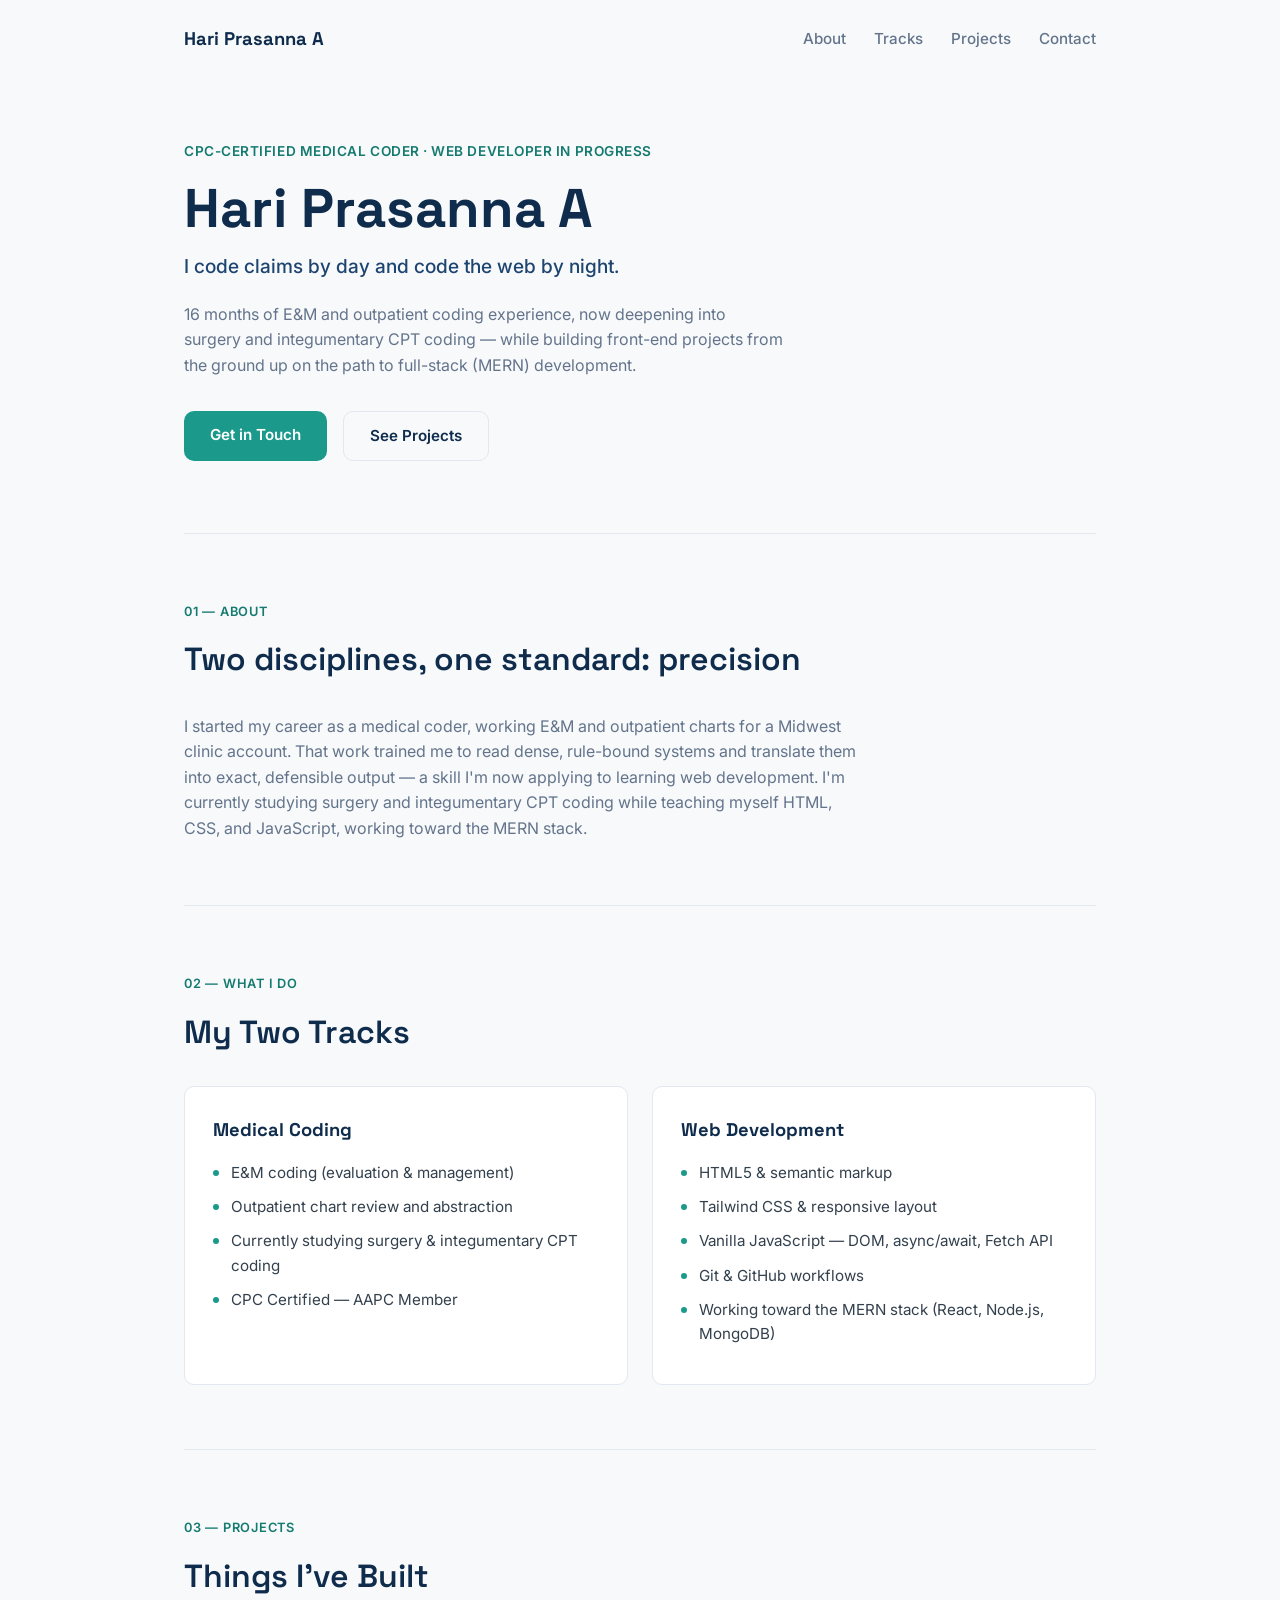
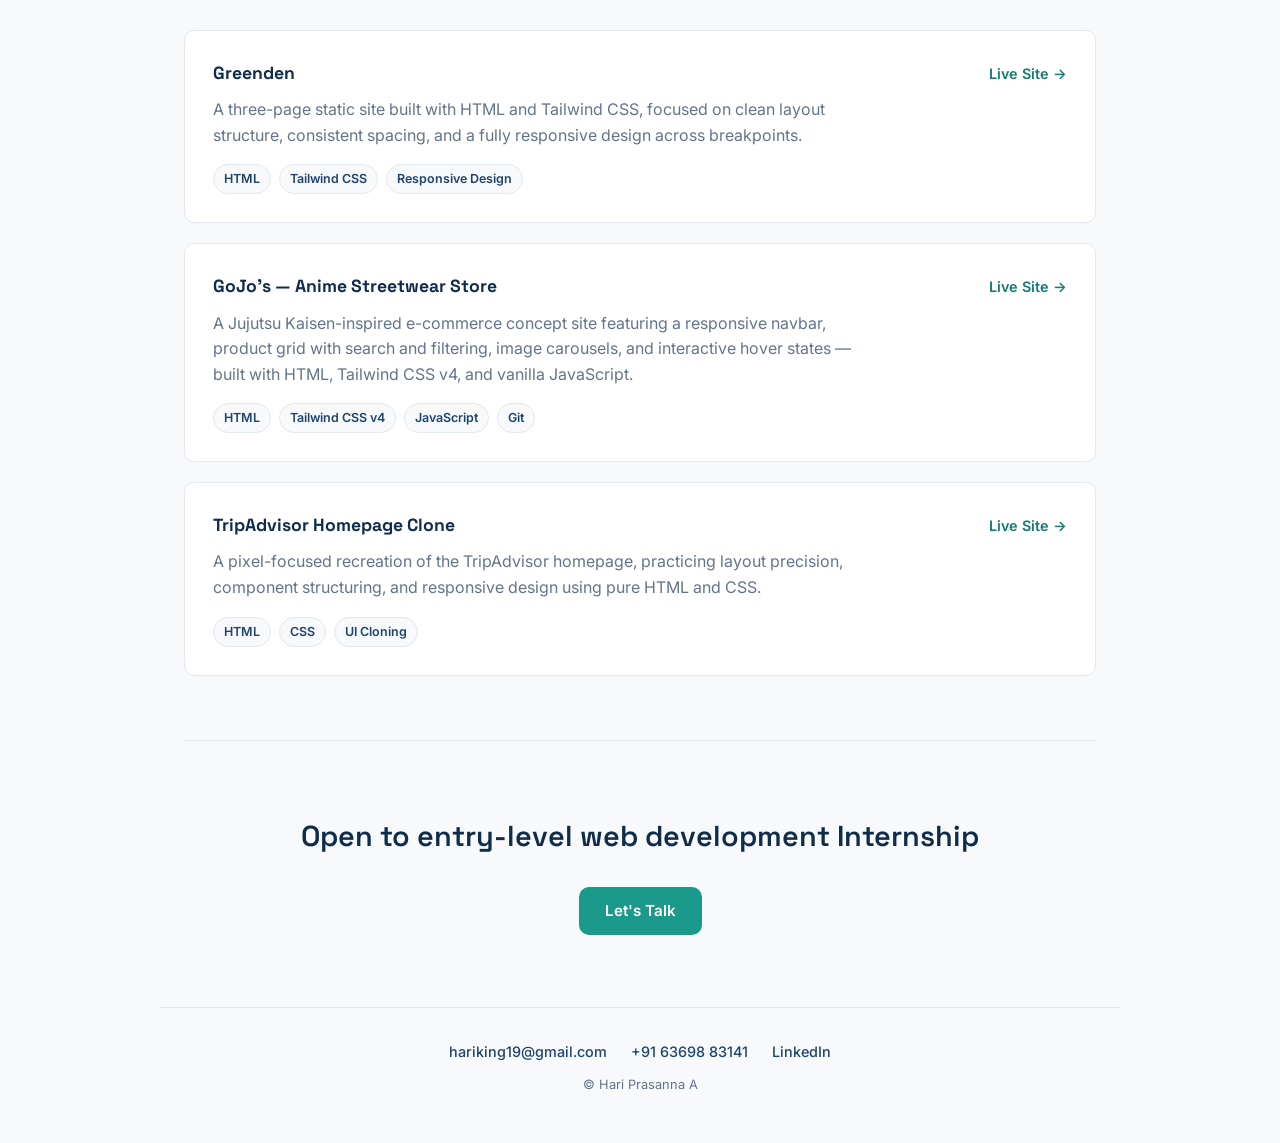
<file: index.html>
<!DOCTYPE html>
<html lang="en">

<head>
    <meta charset="UTF-8">
    <meta name="viewport" content="width=device-width, initial-scale=1.0">
    <title>Hari Prasanna A | Medical Coder & Web Developer</title>
    <meta name="description" content="Hari Prasanna A - CPC-certified medical coder specializing in E&M, surgery, and integumentary CPT coding, building web development skills through the MERN stack.">
    <link rel="stylesheet" href="style.css">
    <link rel="preconnect" href="https://fonts.googleapis.com">
    <link rel="preconnect" href="https://fonts.gstatic.com" crossorigin>
    <link href="https://fonts.googleapis.com/css2?family=Space+Grotesk:wght@500;600;700&family=Inter:wght@400;500;600&display=swap" rel="stylesheet">
</head>

<body>
    <header class="nav">
        <a href="index.html" class="nav__brand">Hari Prasanna A</a>
        <nav class="nav__links">
            <a href="#about">About</a>
            <a href="#tracks">Tracks</a>
            <a href="#projects">Projects</a>
            <a href="contact.html">Contact</a>
        </nav>
    </header>

    <main class="container">

        <section class="hero" id="top">
            <p class="hero__eyebrow">CPC-Certified Medical Coder &middot; Web Developer in progress</p>
            <h1 class="hero__name">Hari Prasanna A</h1>
            <p class="hero__role">I code claims by day and code the web by night.</p>
            <p class="hero__desc">16 months of E&amp;M and outpatient coding experience, now deepening into surgery and
                integumentary CPT coding &mdash; while building front-end projects from the ground up on the path to
                full-stack (MERN) development.</p>
            <div class="hero__actions">
                <a class="btn btn--primary" href="contact.html">Get in Touch</a>
                <a class="btn btn--ghost" href="#projects">See Projects</a>
            </div>
        </section>

        <section class="about" id="about">
            <span class="section-label">01 &mdash; About</span>
            <h2 class="section-title">Two disciplines, one standard: precision</h2>
            <p class="about__desc">I started my career as a medical coder, working E&amp;M and outpatient charts for
                a Midwest clinic account. That work trained me to read dense, rule-bound systems and translate them
                into exact, defensible output &mdash; a skill I'm now applying to learning web development. I'm
                currently studying surgery and integumentary CPT coding while teaching myself HTML, CSS, and
                JavaScript, working toward the MERN stack.</p>
        </section>

        <section class="tracks" id="tracks">
            <span class="section-label">02 &mdash; What I Do</span>
            <h2 class="section-title">My Two Tracks</h2>
            <div class="tracks__grid">
                <div class="track-card">
                    <h3 class="track-card__title">Medical Coding</h3>
                    <ul class="track-card__list">
                        <li>E&amp;M coding (evaluation &amp; management)</li>
                        <li>Outpatient chart review and abstraction</li>
                        <li>Currently studying surgery &amp; integumentary CPT coding</li>
                        <li>CPC Certified &mdash; AAPC Member</li>
                    </ul>
                </div>
                <div class="track-card">
                    <h3 class="track-card__title">Web Development</h3>
                    <ul class="track-card__list">
                        <li>HTML5 &amp; semantic markup</li>
                        <li>Tailwind CSS &amp; responsive layout</li>
                        <li>Vanilla JavaScript &mdash; DOM, async/await, Fetch API</li>
                        <li>Git &amp; GitHub workflows</li>
                        <li>Working toward the MERN stack (React, Node.js, MongoDB)</li>
                    </ul>
                </div>
            </div>
        </section>

        <section class="projects" id="projects">
            <span class="section-label">03 &mdash; Projects</span>
            <h2 class="section-title">Things I've Built</h2>
            <ul class="projects__list">
                <li class="project-card">
                    <div class="project-card__head">
                        <h3>Greenden</h3>
                        <a href="https://hari-prasanna19.github.io/Greenden-tail/" target="_blank" rel="noopener noreferrer">Live Site &rarr;</a>
                    </div>
                    <p>A three-page static site built with HTML and Tailwind CSS, focused on clean layout structure,
                        consistent spacing, and a fully responsive design across breakpoints.</p>
                    <div class="project-card__tags">
                        <span>HTML</span><span>Tailwind CSS</span><span>Responsive Design</span>
                    </div>
                </li>
                <li class="project-card">
                    <div class="project-card__head">
                        <h3>GoJo's &mdash; Anime Streetwear Store</h3>
                        <a href="https://hari-prasanna19.github.io/gojo-s/" target="_blank" rel="noopener noreferrer">Live Site &rarr;</a>
                    </div>
                    <p>A Jujutsu Kaisen-inspired e-commerce concept site featuring a responsive navbar, product grid
                        with search and filtering, image carousels, and interactive hover states &mdash; built with
                        HTML, Tailwind CSS v4, and vanilla JavaScript.</p>
                    <div class="project-card__tags">
                        <span>HTML</span><span>Tailwind CSS v4</span><span>JavaScript</span><span>Git</span>
                    </div>
                </li>
                <li class="project-card">
                    <div class="project-card__head">
                        <h3>TripAdvisor Homepage Clone</h3>
                        <a href="https://hari-prasanna19.github.io/tripadvisor-clone/" target="_blank" rel="noopener noreferrer">Live Site &rarr;</a>
                    </div>
                    <p>A pixel-focused recreation of the TripAdvisor homepage, practicing layout precision, component
                        structuring, and responsive design using pure HTML and CSS.</p>
                    <div class="project-card__tags">
                        <span>HTML</span><span>CSS</span><span>UI Cloning</span>
                    </div>
                </li>
            </ul>
        </section>

        <section class="cta">
            <h2 class="cta__title">Open to entry-level web development Internship</h2>
            <a class="btn btn--primary" href="contact.html">Let's Talk</a>
        </section>

    </main>

    <footer class="site-footer">
        <div class="site-footer__links">
            <a href="mailto:hariking19@gmail.com">hariking19@gmail.com</a>
            <a href="tel:+916369883141">+91 63698 83141</a>
            <a href="https://www.linkedin.com/in/hari-prasanna-106417171/" target="_blank" rel="noopener noreferrer">LinkedIn</a>
        </div>
        <p class="site-footer__copy">&copy; Hari Prasanna A</p>
    </footer>

</body>

</html>
</file>
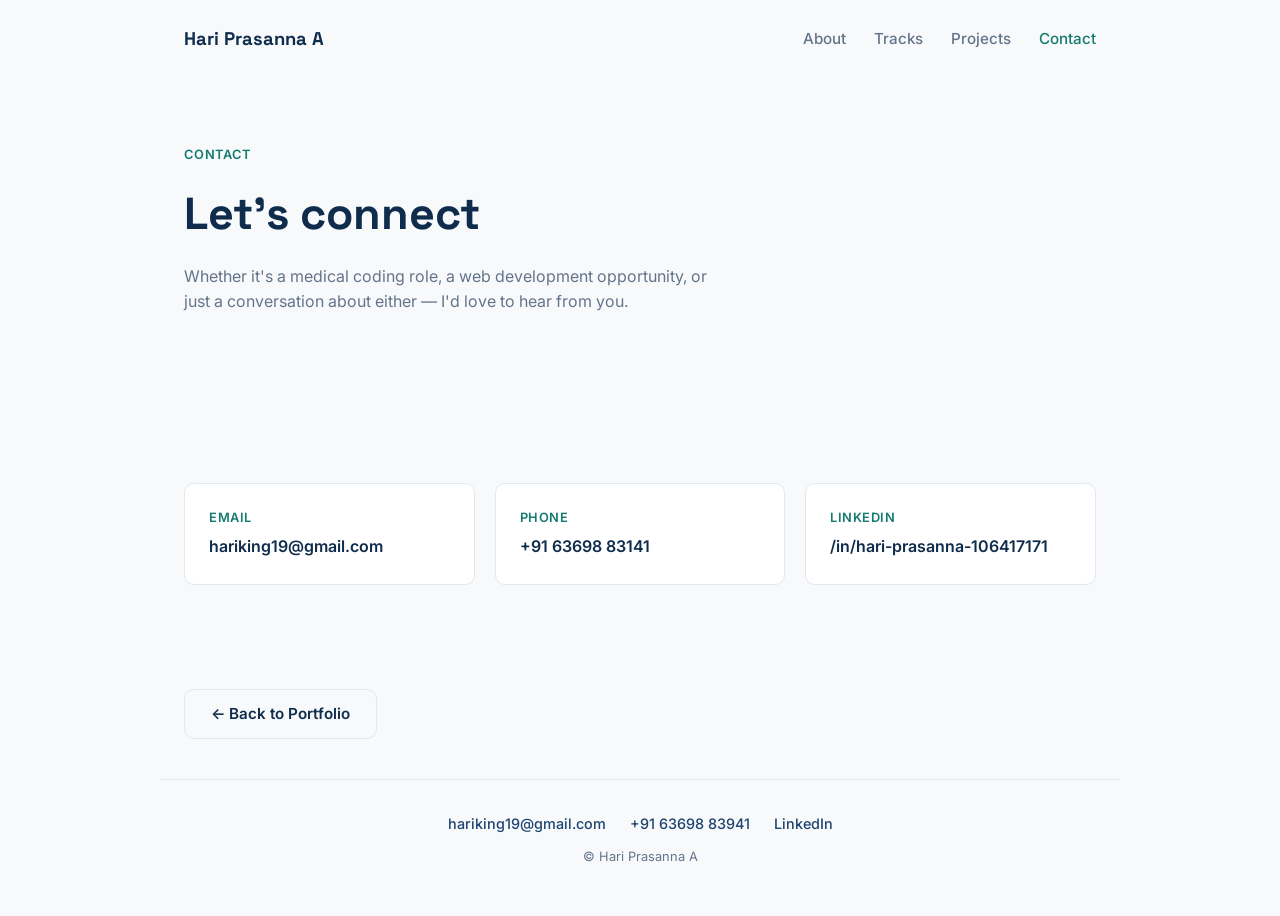
<file: contact.html>
<!DOCTYPE html>
<html lang="en">

<head>
    <meta charset="UTF-8">
    <meta name="viewport" content="width=device-width, initial-scale=1.0">
    <title>Contact | Hari Prasanna A</title>
    <meta name="description" content="Get in touch with Hari Prasanna A - CPC-certified medical coder and web developer.">
    <link rel="stylesheet" href="style.css">
    <link rel="preconnect" href="https://fonts.googleapis.com">
    <link rel="preconnect" href="https://fonts.gstatic.com" crossorigin>
    <link href="https://fonts.googleapis.com/css2?family=Space+Grotesk:wght@500;600;700&family=Inter:wght@400;500;600&display=swap" rel="stylesheet">
</head>

<body>
    <header class="nav">
        <a href="index.html" class="nav__brand">Hari Prasanna A</a>
        <nav class="nav__links">
            <a href="index.html#about">About</a>
            <a href="index.html#tracks">Tracks</a>
            <a href="index.html#projects">Projects</a>
            <a href="contact.html" class="is-active">Contact</a>
        </nav>
    </header>

    <main class="container">
        <section class="contact-hero">
            <span class="section-label">Contact</span>
            <h1 class="contact-hero__title">Let's connect</h1>
            <p class="contact-hero__desc">Whether it's a medical coding role, a web development opportunity, or just
                a conversation about either &mdash; I'd love to hear from you.</p>
        </section>

        <section class="contact-grid">
            <a class="contact-card" href="mailto:hariking19@gmail.com">
                <span class="contact-card__label">Email</span>
                <span class="contact-card__value">hariking19@gmail.com</span>
            </a>
            <a class="contact-card" href="tel:+916369883141">
                <span class="contact-card__label">Phone</span>
                <span class="contact-card__value">+91 63698 83141</span>
            </a>
            <a class="contact-card" href="https://www.linkedin.com/in/hari-prasanna-106417171/" target="_blank" rel="noopener noreferrer">
                <span class="contact-card__label">LinkedIn</span>
                <span class="contact-card__value">/in/hari-prasanna-106417171</span>
            </a>
        </section>

        <a class="btn btn--ghost back-link" href="index.html">&larr; Back to Portfolio</a>
    </main>

    <footer class="site-footer">
        <div class="site-footer__links">
            <a href="mailto:hariking19@gmail.com">hariking19@gmail.com</a>
            <a href="tel:+916369883141">+91 63698 83941</a>
            <a href="https://www.linkedin.com/in/hari-prasanna-106417171/" target="_blank" rel="noopener noreferrer">LinkedIn</a>
        </div>
        <p class="site-footer__copy">&copy; Hari Prasanna A</p>
    </footer>
</body>

</html>
</file>
<file: style.css>
/* ===== Design Tokens ===== */
:root {
    --navy: #0F2C4C;
    --navy-light: #1E4470;
    --teal: #1B998B;
    --teal-dark: #157A6F;
    --bg: #F7F9FB;
    --surface: #FFFFFF;
    --charcoal: #33404D;
    --muted: #64748B;
    --border: #E2E8F0;

    --font-display: 'Space Grotesk', sans-serif;
    --font-body: 'Inter', sans-serif;

    --max-width: 960px;
    --radius: 10px;
}

/* ===== Reset ===== */
* {
    box-sizing: border-box;
    margin: 0;
    padding: 0;
}

html {
    scroll-behavior: smooth;
}

body {
    font-family: var(--font-body);
    background-color: var(--bg);
    color: var(--charcoal);
    line-height: 1.6;
    -webkit-font-smoothing: antialiased;
}

a {
    color: inherit;
    text-decoration: none;
}

ul {
    list-style: none;
}

img {
    max-width: 100%;
    display: block;
}

a:focus-visible,
button:focus-visible {
    outline: 2px solid var(--teal);
    outline-offset: 3px;
}

.container {
    max-width: var(--max-width);
    margin: 0 auto;
    padding: 0 24px;
}

/* ===== Navbar ===== */
.nav {
    display: flex;
    align-items: center;
    justify-content: space-between;
    max-width: var(--max-width);
    margin: 0 auto;
    padding: 24px;
}

.nav__brand {
    font-family: var(--font-display);
    font-weight: 700;
    font-size: 1.15rem;
    color: var(--navy);
}

.nav__links {
    display: flex;
    gap: 28px;
    font-size: 0.95rem;
    font-weight: 500;
}

.nav__links a {
    color: var(--muted);
    transition: color 0.2s ease;
}

.nav__links a:hover,
.nav__links a.is-active {
    color: var(--teal-dark);
}

/* ===== Hero ===== */
.hero {
    padding: 64px 0 72px;
    border-bottom: 1px solid var(--border);
}

.hero__eyebrow {
    font-size: 0.85rem;
    font-weight: 600;
    letter-spacing: 0.04em;
    text-transform: uppercase;
    color: var(--teal-dark);
    margin-bottom: 16px;
}

.hero__name {
    font-family: var(--font-display);
    font-weight: 700;
    font-size: clamp(2.2rem, 5vw, 3.4rem);
    color: var(--navy);
    line-height: 1.1;
    margin-bottom: 12px;
}

.hero__role {
    font-size: 1.2rem;
    font-weight: 500;
    color: var(--navy-light);
    margin-bottom: 20px;
}

.hero__desc {
    max-width: 60ch;
    color: var(--muted);
    margin-bottom: 32px;
}

.hero__actions {
    display: flex;
    gap: 16px;
    flex-wrap: wrap;
}

/* ===== Buttons ===== */
.btn {
    display: inline-block;
    padding: 12px 26px;
    border-radius: var(--radius);
    font-weight: 600;
    font-size: 0.95rem;
    transition: transform 0.15s ease, background-color 0.2s ease, color 0.2s ease;
}

.btn--primary {
    background-color: var(--teal);
    color: var(--surface);
}

.btn--primary:hover {
    background-color: var(--teal-dark);
    transform: translateY(-1px);
}

.btn--ghost {
    border: 1.5px solid var(--border);
    color: var(--navy);
}

.btn--ghost:hover {
    border-color: var(--teal);
    color: var(--teal-dark);
}

/* ===== Sections (shared) ===== */
section {
    padding: 64px 0;
}

.section-label {
    display: inline-block;
    font-size: 0.8rem;
    font-weight: 600;
    letter-spacing: 0.06em;
    text-transform: uppercase;
    color: var(--teal-dark);
    margin-bottom: 12px;
}

.section-title {
    font-family: var(--font-display);
    font-weight: 600;
    font-size: clamp(1.5rem, 3vw, 2rem);
    color: var(--navy);
    margin-bottom: 28px;
}

/* ===== About ===== */
.about {
    border-bottom: 1px solid var(--border);
}

.about__desc {
    max-width: 68ch;
    color: var(--muted);
}

/* ===== Tracks ===== */
.tracks {
    border-bottom: 1px solid var(--border);
}

.tracks__grid {
    display: grid;
    grid-template-columns: repeat(2, 1fr);
    gap: 24px;
}

.track-card {
    background-color: var(--surface);
    border: 1px solid var(--border);
    border-radius: var(--radius);
    padding: 28px;
}

.track-card__title {
    font-family: var(--font-display);
    font-size: 1.15rem;
    color: var(--navy);
    margin-bottom: 16px;
}

.track-card__list li {
    position: relative;
    padding-left: 18px;
    color: var(--charcoal);
    margin-bottom: 10px;
    font-size: 0.95rem;
}

.track-card__list li::before {
    content: "";
    position: absolute;
    left: 0;
    top: 9px;
    width: 6px;
    height: 6px;
    border-radius: 50%;
    background-color: var(--teal);
}

/* ===== Projects ===== */
.projects {
    border-bottom: 1px solid var(--border);
}

.projects__list {
    display: flex;
    flex-direction: column;
    gap: 20px;
}

.project-card {
    background-color: var(--surface);
    border: 1px solid var(--border);
    border-radius: var(--radius);
    padding: 28px;
    transition: border-color 0.2s ease, transform 0.2s ease;
}

.project-card:hover {
    border-color: var(--teal);
    transform: translateY(-2px);
}

.project-card__head {
    display: flex;
    align-items: baseline;
    justify-content: space-between;
    flex-wrap: wrap;
    gap: 8px;
    margin-bottom: 10px;
}

.project-card__head h3 {
    font-family: var(--font-display);
    font-size: 1.1rem;
    color: var(--navy);
}

.project-card__head a {
    font-size: 0.9rem;
    font-weight: 600;
    color: var(--teal-dark);
    white-space: nowrap;
}

.project-card__head a:hover {
    text-decoration: underline;
}

.project-card p {
    color: var(--muted);
    margin-bottom: 16px;
    max-width: 65ch;
}

.project-card__tags {
    display: flex;
    flex-wrap: wrap;
    gap: 8px;
}

.project-card__tags span {
    font-size: 0.78rem;
    font-weight: 600;
    color: var(--navy-light);
    background-color: var(--bg);
    border: 1px solid var(--border);
    padding: 4px 10px;
    border-radius: 100px;
}

/* ===== CTA ===== */
.cta {
    text-align: center;
    padding: 72px 0;
}

.cta__title {
    font-family: var(--font-display);
    font-weight: 600;
    font-size: clamp(1.3rem, 3vw, 1.8rem);
    color: var(--navy);
    max-width: 50ch;
    margin: 0 auto 28px;
}

/* ===== Contact Page ===== */
.contact-hero {
    padding-top: 64px;
    border-bottom: none;
}

.contact-hero__title {
    font-family: var(--font-display);
    font-weight: 700;
    font-size: clamp(2rem, 4vw, 2.8rem);
    color: var(--navy);
    margin-bottom: 14px;
}

.contact-hero__desc {
    max-width: 55ch;
    color: var(--muted);
}

.contact-grid {
    display: grid;
    grid-template-columns: repeat(3, 1fr);
    gap: 20px;
    margin: 40px 0;
}

.contact-card {
    background-color: var(--surface);
    border: 1px solid var(--border);
    border-radius: var(--radius);
    padding: 24px;
    display: flex;
    flex-direction: column;
    gap: 6px;
    transition: border-color 0.2s ease, transform 0.2s ease;
}

.contact-card:hover {
    border-color: var(--teal);
    transform: translateY(-2px);
}

.contact-card__label {
    font-size: 0.8rem;
    font-weight: 600;
    text-transform: uppercase;
    letter-spacing: 0.04em;
    color: var(--teal-dark);
}

.contact-card__value {
    font-weight: 600;
    color: var(--navy);
    word-break: break-word;
}

.back-link {
    margin-bottom: 40px;
}

/* ===== Footer ===== */
.site-footer {
    max-width: var(--max-width);
    margin: 0 auto;
    padding: 32px 24px 48px;
    border-top: 1px solid var(--border);
    display: flex;
    flex-direction: column;
    align-items: center;
    gap: 12px;
    text-align: center;
}

.site-footer__links {
    display: flex;
    gap: 24px;
    flex-wrap: wrap;
    justify-content: center;
    font-size: 0.9rem;
    font-weight: 500;
    color: var(--navy-light);
}

.site-footer__links a:hover {
    color: var(--teal-dark);
}

.site-footer__copy {
    font-size: 0.8rem;
    color: var(--muted);
}

/* ===== Responsive ===== */
@media (max-width: 720px) {
    .nav {
        flex-direction: column;
        gap: 14px;
        text-align: center;
    }

    .nav__links {
        gap: 18px;
        flex-wrap: wrap;
        justify-content: center;
    }

    .tracks__grid {
        grid-template-columns: 1fr;
    }

    .contact-grid {
        grid-template-columns: 1fr;
    }

    .hero {
        padding: 48px 0 56px;
        text-align: center;
    }

    .hero__desc {
        margin-left: auto;
        margin-right: auto;
    }

    .hero__actions {
        justify-content: center;
    }

    section {
        padding: 48px 0;
    }
}

@media (max-width: 420px) {
    .container {
        padding: 0 18px;
    }

    .project-card,
    .track-card,
    .contact-card {
        padding: 20px;
    }
}
</file>
